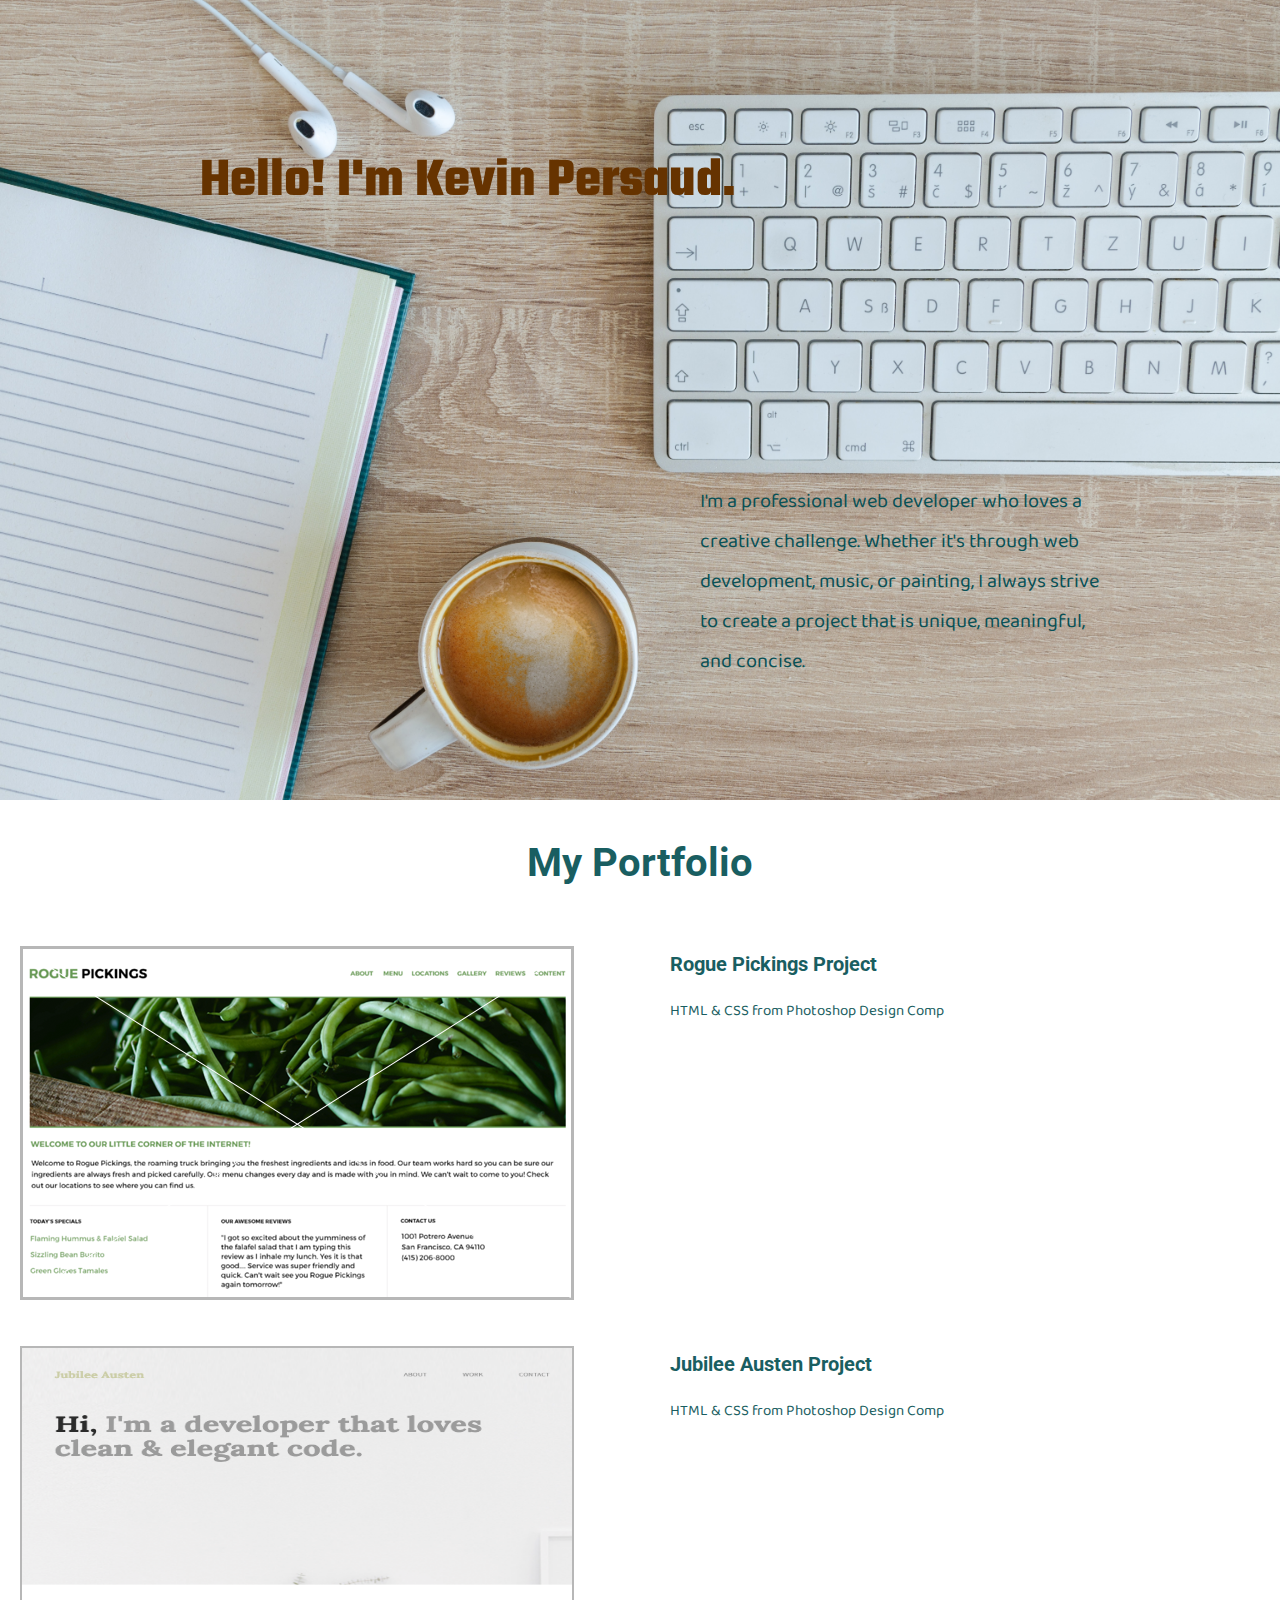
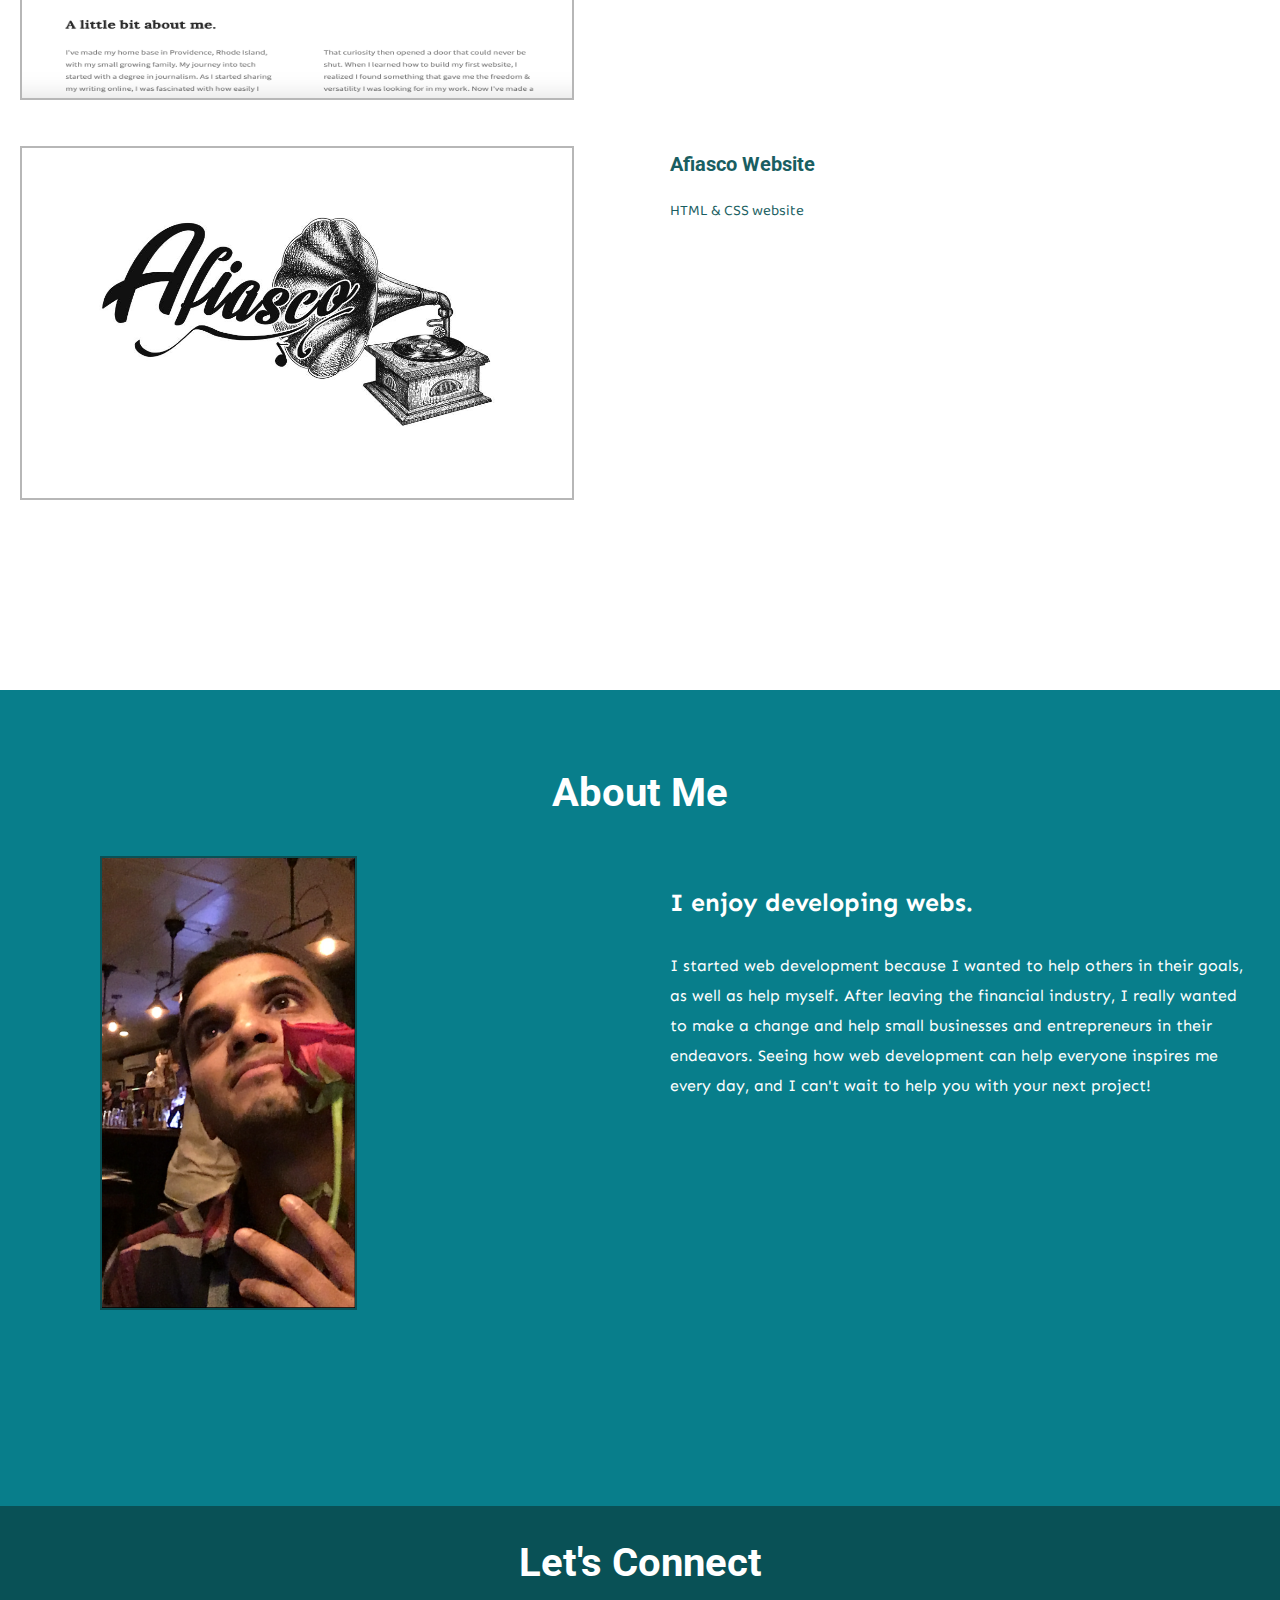
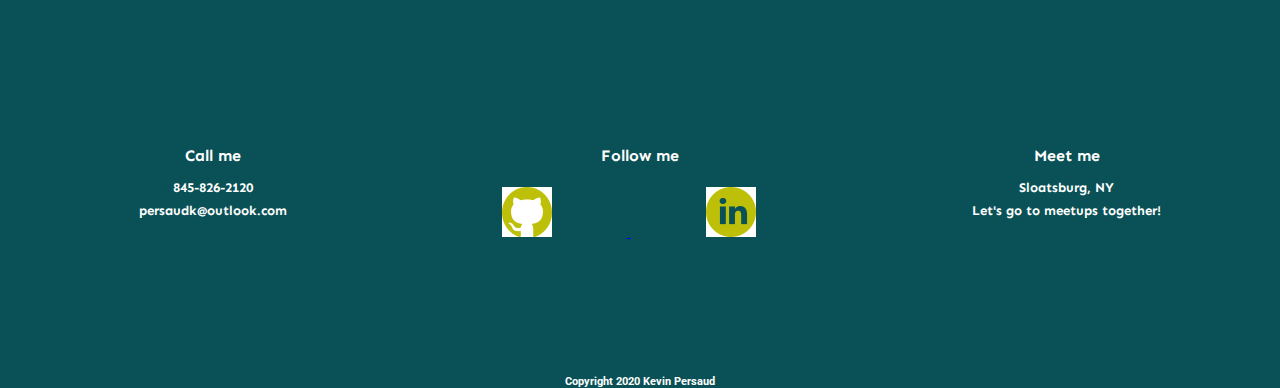
<file: index.html>
<!doctype html>
    <html lang="en">
        <head>
            <meta charset="utf-8">
            <title>Kevin Persaud | Portfolio</title>
            <link rel="stylesheet" href="css/normalize.css">
            <link rel="stylesheet" href="css/main.css">
            <link href="https://fonts.googleapis.com/css?family=Teko&display=swap" rel="stylesheet">
            <link href="https://fonts.googleapis.com/css?family=Baloo+Chettan+2&display=swap" rel="stylesheet">
            <link href="https://fonts.googleapis.com/css?family=Sen&display=swap" rel="stylesheet">
            <link href="https://fonts.googleapis.com/css?family=Merriweather&display=swap" rel="stylesheet">
            <link href="https://fonts.googleapis.com/css?family=Roboto&display=swap" rel="stylesheet">
        </head>
        <body>
            <header>
                <div class="full-width">
                    <h1>Hello! I'm Kevin Persaud.</h1>
                    <h2>I'm a professional web developer who loves a creative challenge. Whether it's through web development, music, or painting, I always strive to create a project that is unique, meaningful, and concise.</h2>
                </div>
            </header>
            <main>
              <div class="full-width">
                  <section id="my-portfolio">
                    <div class="full-width">
                        <h3>My Portfolio</h3>
                    </div>

                        <div class="half-width">
                            <a href="101-rogue-project/index.html" target="BLANK"> <img src="img/rogue-pickings-thumbnail.png" id="rogue-img" alt="Rogue Pickings Screenshot" />
                            </a>
                        </div>
                        <div class="half-width">
                              <h4>Rogue Pickings Project</h4>
                                  <h5>HTML & CSS from Photoshop Design Comp</h5>
                        </div>


                      <div class="half-width">
                          <a href="101-website-project/index.html" target="BLANK"> <img src="img/jubilee-austen-thumbnail.png" id="jubilee-img" alt="Jubilee Screenshot" />
                          </a>
                      </div>
                        <div class="half-width">
                              <h4>Jubilee Austen Project</h4>
                                  <h5>HTML & CSS from Photoshop Design Comp</h5>
                        </div>


                      <div class="half-width">
                          <a href="afiasco-website-files/index.html" target="BLANK"> <img src="img/logo.png" id="afiasco-img" alt="Afiasco Screenshot" />
                          </a>
                      </div>
                        <div class="half-width">
                              <h4>Afiasco Website</h4>
                                  <h5>HTML & CSS website</h5>
                        </div>

                  </section>
              </div>
                <div class="full-width">
                    <section id="about-me">
                      <div class="full width">
                            <h3>About Me</h3>
                      </div>

                        <div class="half-width">
                            <img src="img/pro-pic.png" id="photo" alt="Professional Photo"/>
                        </div>
                          <div class="half-width">
                              <h4>I enjoy developing webs.</h4>
                                  <p>I started web development because I wanted to help others in their goals, as well as help myself. After leaving the financial industry, I really wanted to make a change and help small businesses and entrepreneurs in their endeavors. Seeing how web development can help everyone inspires me every day, and I can't wait to help you with your next project!</p>
                          </div>

                    </section>
              </div>
                <div class="full-width">
                    <section id="connect">
                      <div class="full-width">
                          <h3>Let's Connect</h3>
                      </div>
                          <div class="third-width">
                              <h4>Call me</h4>
                                  <h5>845-826-2120</h5>
                                  <h5>persaudk@outlook.com</h5>
                          </div>
                          <div class="third-width">
                              <h4>Follow me</h4>
                              <a href="https://github.com/Kpersaud-Dev?tab=repositories" target="BLANK"> <img src="img/github.png" id="github" alt="Github" />
                              </a>
                              <img src="img/linkedin.png" id="linkedin" alt="Linkedin" />
                          </div>
                          <div class="third-width">
                              <h4>Meet me</h4>
                                  <h5>Sloatsburg, NY</h5>
                                  <h5>Let's go to meetups together!</h5>
                      </div>
                    </section>
              </div>
            </main>
            <footer>
                <h6>Copyright 2020 Kevin Persaud</h6>
            </footer>
          </body>
      </html>
</file>
<file: css/main.css>
/***** BASE STYLES *****/

body {
  font-family: 'Roboto', sans-serif;
}


/***** GRID *****/
.full-width {
  width: 100%;
}

.half-width {
  width: 50%;
  float: left;
}

.third-width {
  width: 33.33%;
  float: left;
}


/***** HEADER *****/

header .full-width {
  height: 800px;
  width: 100%;
}

header {
  background: url('../img/desk-coffee.png');
  background-size: cover;
  height: 800px;
  width: 100%;

}

header h1 {
  padding: 150px 500px 0px 200px;
  font-size: 55px;
  color: #663300;
  font-family: 'Teko', sans-serif;
  margin: 0;

}

header h2 {
  width: 400px;
  padding: 250px 100px 0 700px;
  color: #095156;
  line-height: 40px;
  font-size: 20px;
  font-family: 'Baloo Chettan 2', sans-serif;
  font-weight: lighter;

}

/***** MY-PORTFOLIO *****/
#my-portfolio {
  height: 1450px;
  color: #195e61;
  width: 100%;
}

#my-portfolio .full-width {
  color: #195e61;
  overflow: auto;
  width: 100%;
}

#my-portfolio .half-width {

  width: 50%;
  height: 400px
}

#my-portfolio h3 {
  text-align: center;
  font-size: 40px;
}

#my-portfolio h4, #my-portfolio h5, #my-portfolio p {
  padding: 0 30px;

}

#my-portfolio h4 {
  font-weight: bold;
  font-size: 20px;
}

#my-portfolio h5 {
  font-weight: lighter;
  font-family: 'Baloo Chettan 2', cursive;
  font-size: 15px;
}

#my-portfolio p{
  font-family: 'Baloo Chettan 2', cursive;
  font-size: 15px;
}

#rogue-img, #jubilee-img, #afiasco-img {

  width: 550px;
  height: 350px;
  float: left;
  border: 2.5px solid #b7b7b7;
  margin: 20px;
}

/***** ABOUT ME *****/

#about-me {
  height: 650px;
  background-color: #087e8b;
  width: 100%;
}

#about-me .full-width {
  background-color: #087e8b;
  width: 100%;
}

#about-me .half-width {
  background-color: #087e8b;
  height: 650px;
  width: 50%;
  float: left;
}


#about-me h3 {
  text-align: center;
  font-size: 40px;
  background-color: #087e8b;
  color: white;
  padding-top: 80px;
}

#about-me h4 {
  padding: 0 30px;
  color: white;
  font-family: 'Sen', sans-serif;
  font-size: 25px;
  font-weight: bold;
}

#about-me p {
  padding: 0 30px;
  color: white;
  font-family: 'Sen', sans-serif;
  line-height: 30px;
}

#photo {
  max-width: 100%;
  height: 450px;
  float: left;
  border: 2.5px solid #095156;
  margin-left: 100px;
}

/***** CONNECT *****/

#connect {
  height: 450px;
  background-color: #095156;
}

#connect .full.width {
  background-color: #095156;
  height: 125px;
  width: 100%;
}

#connect .third-width {
  background-color: #095156;
  width: 33.33%;
  float: left;
  height: 350px;
}

#connect h3 {
  text-align: center;
  font-size: 40px;
  background-color: #095156;
  color: white;
  padding-top: 160px;

}

#connect h4 {
  text-align: center;
  color: white;
  padding-top: 100px;
  font-family: 'Sen', sans-serif;
}

#connect h5 {
  text-align: center;
  color: white;
  font-family: 'Sen', sans-serif;
  line-height: 1px;
}

#github, #linkedin {
  padding: 0 75px;
  
}

/****** FOOTER *****/

footer {
  width: 100%;
  background-color: #095156;
}

footer h6 {
  text-align: center;
  color: white;
  margin:0;
}
</file>
